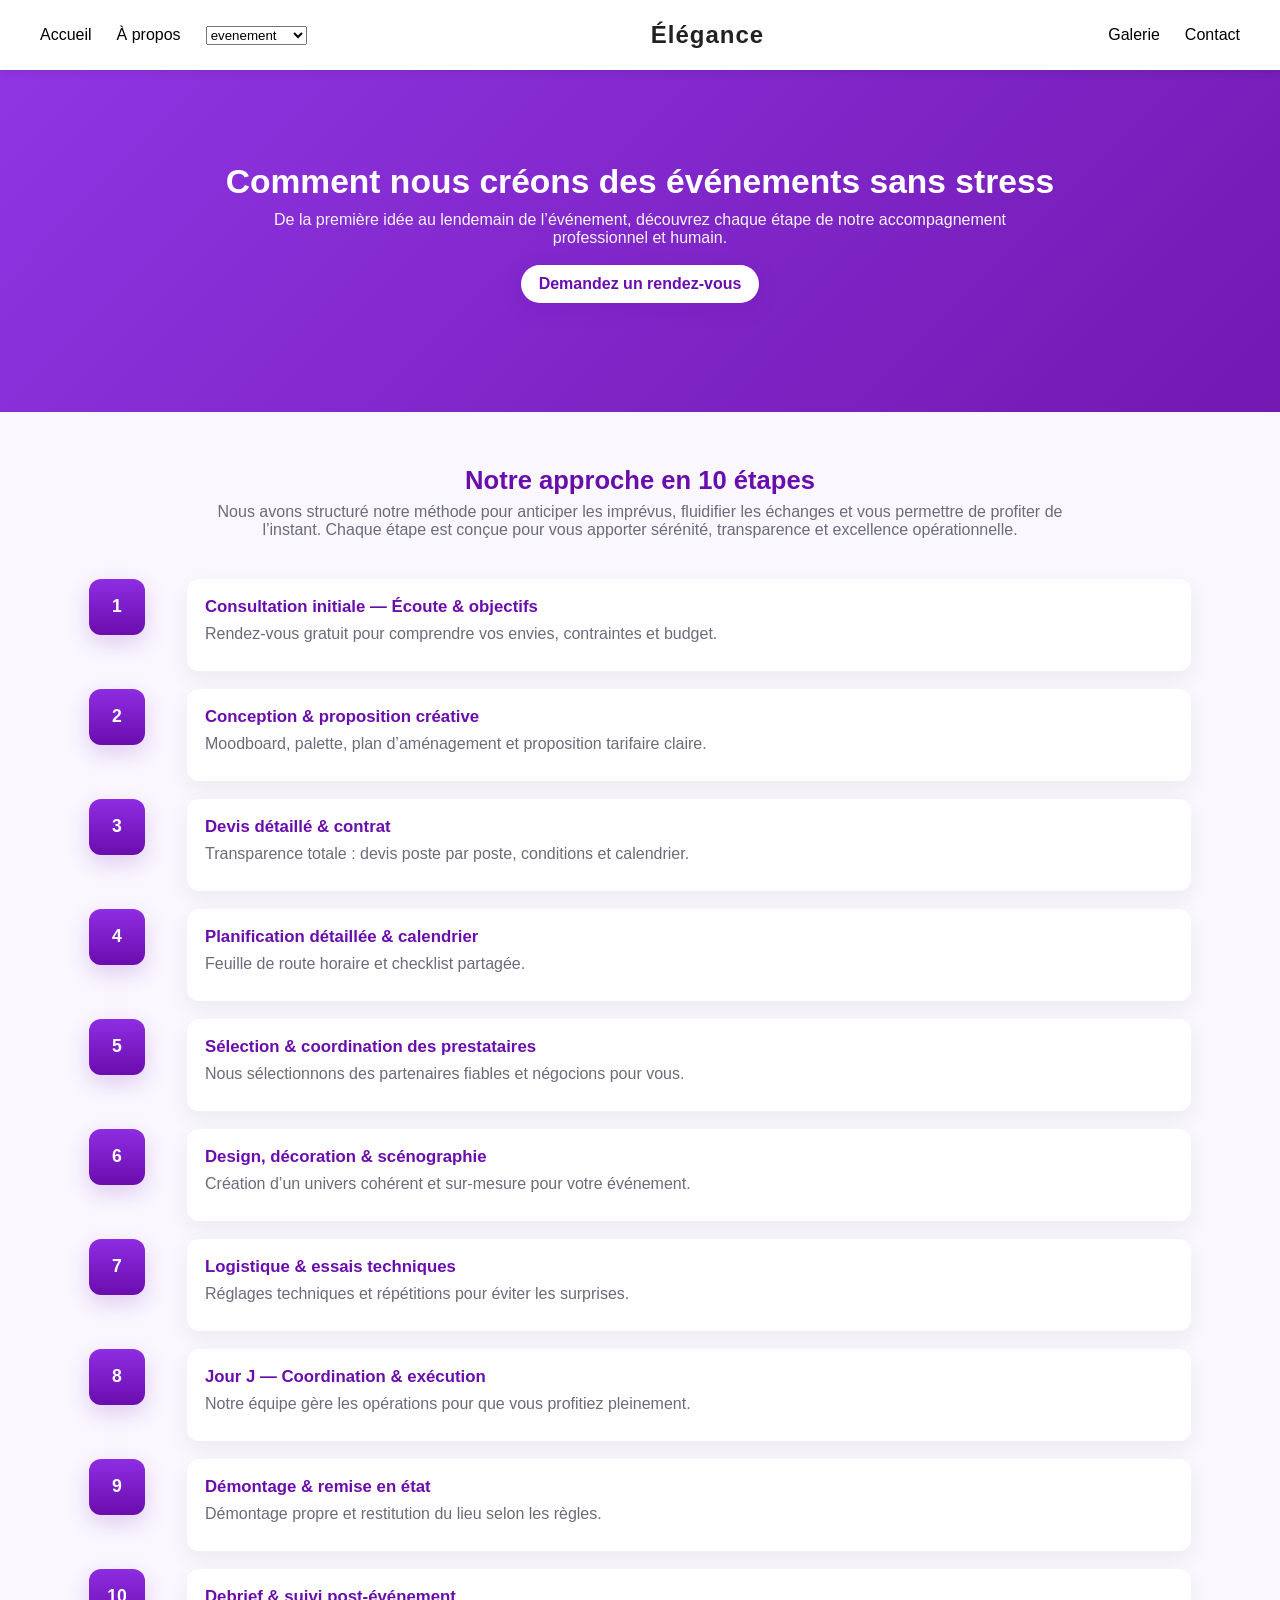
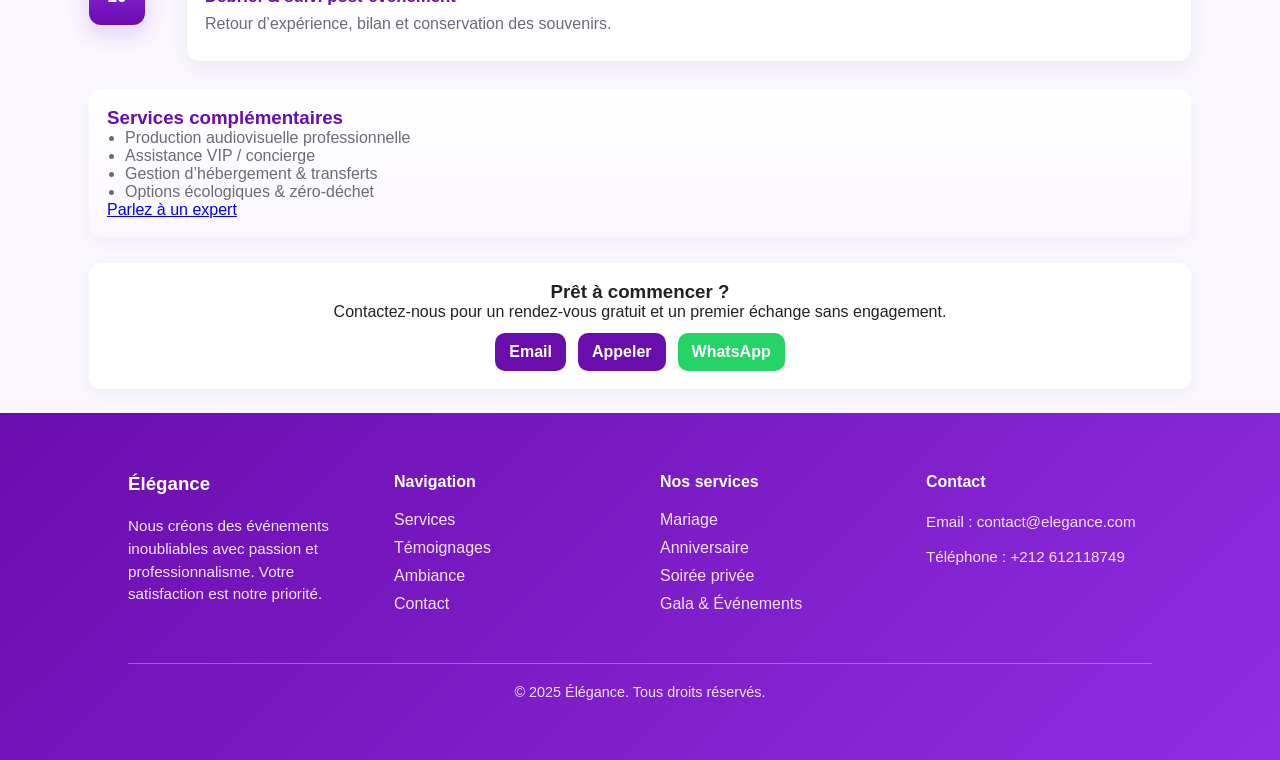
<file: info.html>
<!DOCTYPE html>
<html lang="fr">
<head>
  <meta charset="utf-8" />
  <meta name="viewport" content="width=device-width,initial-scale=1" />
  <title>Notre Processus — Élégance (Accompagnement sans stress)</title>
<link rel="stylesheet" href="style.css">
</head>
<body>
<nav>
    <div class="nav-left" id="nav-on">
      <ul>
        <li><a href="index.html">Accueil</a></li>
        <li><a href="#about">À propos</a></li>
       
          <select name="pets" id="pet-select">
  <option value="aa">evenement</option>
  <option value="Mariage">Mariage</option>
  <option value="Anniversaire">Anniversaire</option>
  <option value="Soirée privée">Soirée privée</option>
  
</select>

       
      </ul>
    </div>

    <div class="logo">Élégance</div>

    <div class="nav-right">
      <ul>
        <li><a href="galerie.html">Galerie</a></li>
       
        <li><a href="contacte.html">Contact</a></li>
      </ul>

      <div class="hamburger" id="hamburger">
        <span></span>
        <span></span>
        <span></span>
      </div>
    </div>
  </nav>

  <div class="mobile-menu" id="mobileMenu">
    <a href="index.html">Accueil</a>
    <a href="#">À propos</a>
    <div class="dropdown" id="mobileDropdown">

         <select name="pets" id="pet-select">
 <a href="index.html"><option value="aa">evenement</option></a>
  <option value="Mariage">Mariage</option>
  <option value="Anniversaire">Anniversaire</option>
  <option value="Soirée privée">Soirée privée</option>
  
</select>
    </div>
    <a href="galerie.html">Galerie</a>
   
    <a href="#">Contact</a>
  </div>
  <header class="site-header">
    <div class="container">
      <h1>Comment nous créons des événements sans stress</h1>
      <p class="lead">
        De la première idée au lendemain de l’événement, découvrez chaque étape de notre accompagnement professionnel et humain.
      </p>
      <a class="cta-btn" href="#contact">Demandez un rendez-vous</a>
    </div>
  </header>

  <main class="container main">
    <!-- Intro / résumé -->
    <section class="intro">
      <h2>Notre approche en 10 étapes</h2>
      <p>
        Nous avons structuré notre méthode pour anticiper les imprévus, fluidifier les échanges et vous permettre de profiter de l’instant.
        Chaque étape est conçue pour vous apporter sérénité, transparence et excellence opérationnelle.
      </p>
    </section>

    <!-- Timeline / étapes -->
    <section class="timeline" aria-label="Étapes d'accompagnement">
      <!-- Timeline item repeated -->
      <article class="step" id="step-1">
        <div class="step-marker">1</div>
        <div class="step-body">
          <h3 class="step-title">Consultation initiale — Écoute & objectifs</h3>
          <p class="step-summary">Rendez-vous gratuit pour comprendre vos envies, contraintes et budget.</p>

          <!-- <button class="toggle-detail" aria-expanded="false" aria-controls="detail-1">Voir le détail</button> -->

          <div class="step-detail" id="detail-1" hidden>
            <ul>
              <li>Entretien (en ligne ou en personne) : objectifs, nombre d’invités, style.</li>
              <li>Recueil des contraintes (date, lieu, accessibilité, budget).</li>
              <li>Proposition d’un brief de travail et premières idées visuelles.</li>
            </ul>
          </div>
        </div>
      </article>

      <article class="step" id="step-2">
        <div class="step-marker">2</div>
        <div class="step-body">
          <h3 class="step-title">Conception & proposition créative</h3>
          <p class="step-summary">Moodboard, palette, plan d’aménagement et proposition tarifaire claire.</p>

          <!-- <button class="toggle-detail" aria-expanded="false" aria-controls="detail-2">Voir le détail</button> -->

          <div class="step-detail" id="detail-2" hidden>
            <ul>
              <li>Création de moodboards (couleurs, éclairages, textures).</li>
              <li>Plan 2D / 3D de la scénographie et disposition des espaces.</li>
              <li>Proposition d’animations et suggestion de prestataires (traiteur, musique).</li>
            </ul>
          </div>
        </div>
      </article>

      <article class="step" id="step-3">
        <div class="step-marker">3</div>
        <div class="step-body">
          <h3 class="step-title">Devis détaillé & contrat</h3>
          <p class="step-summary">Transparence totale : devis poste par poste, conditions et calendrier.</p>

          <!-- <button class="toggle-detail" aria-expanded="false" aria-controls="detail-3">Voir le détail</button> -->

          <div class="step-detail" id="detail-3" hidden>
            <ul>
              <li>Devis clair, sans frais cachés, options présentées séparément.</li>
              <li>Conditions de paiement, délais et clauses (assurance, annulation).</li>
              <li>Signature numérique du contrat et planning de versements si nécessaire.</li>
            </ul>
          </div>
        </div>
      </article>

      <article class="step" id="step-4">
        <div class="step-marker">4</div>
        <div class="step-body">
          <h3 class="step-title">Planification détaillée & calendrier</h3>
          <p class="step-summary">Feuille de route horaire et checklist partagée.</p>

          <!-- <button class="toggle-detail" aria-expanded="false" aria-controls="detail-4">Voir le détail</button> -->

          <div class="step-detail" id="detail-4" hidden>
            <ul>
              <li>Plan horaire (du montage au démontage).</li>
              <li>Checklists pour chaque prestataire et point de contact (référent logistique).</li>
              <li>Partage d’un agenda collaboratif (Google/Drive) pour suivre les tâches.</li>
            </ul>
          </div>
        </div>
      </article>

      <article class="step" id="step-5">
        <div class="step-marker">5</div>
        <div class="step-body">
          <h3 class="step-title">Sélection & coordination des prestataires</h3>
          <p class="step-summary">Nous sélectionnons des partenaires fiables et négocions pour vous.</p>

          <!-- <button class="toggle-detail" aria-expanded="false" aria-controls="detail-5">Voir le détail</button> -->

          <div class="step-detail" id="detail-5" hidden>
            <ul>
              <li>Sourcing : traiteurs, photographes, DJ, location mobilier, fleuristes.</li>
              <li>Négociation des tarifs et vérification des assurances / références.</li>
              <li>Coordination contractuelle et calendrier de livraisons.</li>
            </ul>
          </div>
        </div>
      </article>

      <article class="step" id="step-6">
        <div class="step-marker">6</div>
        <div class="step-body">
          <h3 class="step-title">Design, décoration & scénographie</h3>
          <p class="step-summary">Création d’un univers cohérent et sur-mesure pour votre événement.</p>

          <!-- <button class="toggle-detail" aria-expanded="false" aria-controls="detail-6">Voir le détail</button> -->

          <div class="step-detail" id="detail-6" hidden>
            <ul>
              <li>Conception florale, choix textiles et luminaires.</li>
              <li>Prototypage et tests (échantillons, maquettes).</li>
              <li>Plan de montage et fiches techniques pour l’équipe sur place.</li>
            </ul>
          </div>
        </div>
      </article>

      <article class="step" id="step-7">
        <div class="step-marker">7</div>
        <div class="step-body">
          <h3 class="step-title">Logistique & essais techniques</h3>
          <p class="step-summary">Réglages techniques et répétitions pour éviter les surprises.</p>

          <!-- <button class="toggle-detail" aria-expanded="false" aria-controls="detail-7">Voir le détail</button> -->

          <div class="step-detail" id="detail-7" hidden>
            <ul>
              <li>Tests son, éclairage, vidéo et connectivité.</li>
              <li>Répétitions générales si besoin (présentateurs, artistes).</li>
              <li>Plan de secours (météo, panne, plan B).</li>
            </ul>
          </div>
        </div>
      </article>

      <article class="step" id="step-8">
        <div class="step-marker">8</div>
        <div class="step-body">
          <h3 class="step-title">Jour J — Coordination & exécution</h3>
          <p class="step-summary">Notre équipe gère les opérations pour que vous profitiez pleinement.</p>

          <!-- <button class="toggle-detail" aria-expanded="false" aria-controls="detail-8">Voir le détail</button> -->

          <div class="step-detail" id="detail-8" hidden>
            <ul>
              <li>Supervision du montage, vérification des détails, accueil des prestataires.</li>
              <li>Pilotage en temps réel : réajustements et prise de décision rapide.</li>
              <li>Gestion des imprévus sans vous déranger.</li>
            </ul>
          </div>
        </div>
      </article>

      <article class="step" id="step-9">
        <div class="step-marker">9</div>
        <div class="step-body">
          <h3 class="step-title">Démontage & remise en état</h3>
          <p class="step-summary">Démontage propre et restitution du lieu selon les règles.</p>

          <!-- <button class="toggle-detail" aria-expanded="false" aria-controls="detail-9">Voir le détail</button> -->

          <div class="step-detail" id="detail-9" hidden>
            <ul>
              <li>Coordination du démontage avec les prestataires.</li>
              <li>Contrôle de l’état du lieu et gestion des retours de matériel.</li>
              <li>Réception des factures finales et reporting financier.</li>
            </ul>
          </div>
        </div>
      </article>

      <article class="step" id="step-10">
        <div class="step-marker">10</div>
        <div class="step-body">
          <h3 class="step-title">Debrief & suivi post-événement</h3>
          <p class="step-summary">Retour d’expérience, bilan et conservation des souvenirs.</p>

          <!-- <button class="toggle-detail" aria-expanded="false" aria-controls="detail-10">Voir le détail</button> -->

          <div class="step-detail" id="detail-10" hidden>
            <ul>
              <li>Envoi d’un rapport complet & des photos/vidéos.</li>
              <li>Feedback client et amélioration continue.</li>
              <li>Options de stockage et réutilisation (fournisseurs, designs).</li>
            </ul>
          </div>
        </div>
      </article>
    </section>

    <!-- Extras / services complémentaires -->
    <aside class="extras">
      <h3>Services complémentaires</h3>
      <ul>
        <li>Production audiovisuelle professionnelle</li>
        <li>Assistance VIP / concierge</li>
        <li>Gestion d’hébergement & transferts</li>
        <li>Options écologiques & zéro-déchet</li>
      </ul>
      <a class="secondary-cta" href="#contact">Parlez à un expert</a>
    </aside>

    <!-- Contact rapide -->
    <section id="contact" class="contact-compact">
      <h3>Prêt à commencer ?</h3>
      <p>Contactez-nous pour un rendez-vous gratuit et un premier échange sans engagement.</p>
      <div class="contact-actions">
        <a href="mailto:contact@elegance.com" class="contact-btn">Email</a>
        <a href="tel:+212600000000" class="contact-btn">Appeler</a>
        <a href="https://wa.me/212600000000" target="_blank" rel="noopener" class="contact-btn whatsapp">WhatsApp</a>
      </div>
    </section>
  </main>

    <!-- footer -->
 <footer class="footer">
  <div class="footer-container">
    
    <!-- À propos -->
    <div class="footer-column">
      <h3>Élégance</h3>
      <p>Nous créons des événements inoubliables avec passion et professionnalisme. Votre satisfaction est notre priorité.</p>
    </div>

    <!-- Navigation -->
    <div class="footer-column">
      <h4>Navigation</h4>
      <ul>
        <li><a href="#services">Services</a></li>
        <li><a href="#temoignages">Témoignages</a></li>
        <li><a href="#ambiance">Ambiance</a></li>
        <li><a href="#contact">Contact</a></li>
      </ul>
    </div>

    <!-- Services -->
    <div class="footer-column">
      <h4>Nos services</h4>
      <ul>
        <li><a href="#">Mariage</a></li>
        <li><a href="#">Anniversaire</a></li>
        <li><a href="#">Soirée privée</a></li>
        <li><a href="#">Gala & Événements</a></li>
      </ul>
    </div>

    <!-- Contact & Réseaux -->
    <div class="footer-column">
      <h4>Contact</h4>
      <p>Email : contact@elegance.com</p>
      <p>Téléphone : +212 612118749</p>
    
    </div>

  </div>

  <div class="footer-bottom">
    <p>&copy; 2025 Élégance. Tous droits réservés.</p>
  </div>
</footer>

  <script src="script.js"></script>
</body>
</html>
</file>
<file: style.css>
* {
  margin: 0;
  padding: 0;
  box-sizing: border-box;
  font-family: "Poppins", sans-serif;

}
html{
  scroll-behavior: smooth;
}
body {
  background-color: #f7f7f7;
}

/* ===== NAVBAR PRINCIPALE ===== */
nav {
  width: 100%;
  height: 70px;
  background: #fff;
  display: flex;
  align-items: center;
  justify-content: space-between;
  padding: 0 40px;
  position: fixed;
  top: 0;
  left: 0;
  z-index: 100;
  box-shadow: 0 2px 8px rgba(0,0,0,0.1);
}

.nav-left, .nav-right {
  display: flex;
  align-items: center;
  gap: 25px;
}

.logo {
  font-size: 24px;
  font-weight: 700;
  color: #222;
  letter-spacing: 1px;
}

nav ul {
  list-style: none;
  display: flex;
  gap: 25px;
}

nav ul li {
  position: relative;
}

nav ul li a {
  text-decoration: none;
  color: black;
  font-size: 16px;
  transition: 0.3s;
  
}
nav ul li a{
    position: relative;
    width: 100px;
    height: 3px;
  

}
nav ul li a::before{
  content: "";
  position: absolute;
  width: 0%;
  height: 2px;
  bottom: -3px;
  left: 0;
  background-color: blueviolet;
  transition: .5s ease-in-out;
 }
nav ul li a:hover:before{
width: 100%;
 }

nav ul li a:hover {
  color: purple;
}

/* ====== Sous-menu ====== */
/* .dropdown {
  position: relative;
  cursor: pointer;
} */

/* .dropdown ul {
  position: absolute;
  top: 40px;
  left: 0;
  background: #fff;
  box-shadow: 0 2px 8px rgba(0,0,0,0.1);
  padding: 10px 0;
  display: none;
  flex-direction: column;
  min-width: 180px;
  border-radius: 8px;
} */

/* .dropdown:hover ul {
  display: flex;
}

.dropdown ul li {
  padding: 8px 20px;
}

.dropdown ul li a {
  color: #333;
}

.dropdown ul li a:hover {
  color: #b28c53;
} */

/* .arrow {
  margin-left: 6px;
  font-size: 12px;
} */

/* ===== MENU HAMBURGER ===== */
.hamburger {
  display: none;
  flex-direction: column;
  justify-content: center;
  cursor: pointer;
  gap: 5px;
}

.hamburger span {
  width: 25px;
  height: 3px;
  background: #333;
  transition: 0.3s;
}

/* ===== MENU MOBILE ===== */

/* 
.mobile-menu .dropdown ul {
  display: none;
  flex-direction: column;
  box-shadow: none;
  position: static;
  background: transparent;
  padding-left: 15px;
}

.mobile-menu .dropdown.active ul {
  display: flex;
} */

/* ===== Responsive ===== */
@media (max-width: 900px) {
  .nav-left ul,
  .nav-right ul {
    display: none;
  }

  .hamburger {
    display: flex;
  }

  .logo {
    position: absolute;
    left: 50%;
    transform: translateX(-50%);
  }
  .mobile-menu {
  position: fixed;
  top: 0;
  left: -100%;
  width: 50%;
  height: 100vh;
  background: #fff;
  box-shadow: 2px 0 10px rgba(0,0,0,0.1);
  transition: left 0.4s ease;
  padding: 80px 20px;
  display: flex;
  flex-direction: column;
  gap: 30px;
  z-index: 99;
}

.mobile-menu.active {
  left: 0;
}

 .mobile-menu a {
  color: #333;
  font-size: 18px;
  text-decoration: none;
  padding: 10px 0;
   position: relative;
    width: 100px;
    height: 3px;
  /* border-bottom: 1px solid #eee; */
}
.mobile-menu a::before{
  content: "";
  position: absolute;
  width: 0%;
  height: 2px;
  bottom: -13px;
  left: 0;
  background-color: blueviolet;
  transition: .5s ease-in-out;
 }
  .mobile-menu a:hover:before{
width: 100%;
 }
}
option{
    border: none;
}


/* section2 */
body {
  overflow-x: hidden;
}

/* === SECTION HERO === */
.hero {
  position: relative;
  width: 100%;
  height: 100vh;
  background: url("https://images.unsplash.com/photo-1529626455594-4ff0802cfb7e?auto=format&fit=crop&w=1500&q=80") no-repeat center center/cover;
  display: flex;
  align-items: center;
  justify-content: center;
  text-align: center;
  color: #fff;
  opacity: 0.9;
}

.overlay {
  position: absolute;
  width: 100%;
  height: 100%;
  background: rgba(0, 0, 0, 0.55);
  top: 0;
  left: 0;
}

.hero-content {
  position: relative;
  max-width: 700px;
  z-index: 2;
  padding: 20px;
}

.hero-content h1 {
  font-size: 3rem;
  margin-bottom: 20px;
  font-weight: 700;
}

.hero-content p {
  font-size: 1.2rem;
  margin-bottom: 30px;
  line-height: 1.6;
}

/* === BOUTONS === */
.buttons {
  display: flex;
  justify-content: center;
  flex-wrap: wrap;
  gap: 15px;
}

.btn {
  padding: 12px 28px;
  border-radius: 50px;
  text-decoration: none;
  font-weight: 600;
  transition: all 0.3s ease;
}

.btn-primary {
  background: purple;
  color: #fff;
}

.btn-primary:hover {
  background: #fff;
  color: purple;
}

.btn-secondary {
  border: 2px solid #fff;
  color: #fff;
}

.btn-secondary:hover {
  background: #fff;
  color: #333;
}

/* === RESPONSIVE DESIGN === */
@media (max-width: 768px) {
  .hero-content h1 {
    font-size: 2.2rem;
  }

  .hero-content p {
    font-size: 1rem;
  }

  .btn {
    width: 80%;
    text-align: center;
  }
}

@media (max-width: 480px) {
  .hero-content h1 {
    font-size: 1.8rem;
  }

  .hero-content p {
    font-size: 0.95rem;
  }
}

/* section 3 */
/* ===== SECTION ABOUT ===== */
.about-section {
  width: 100%;
  background: #fff;
  padding: 100px 8%;
  display: flex;
  justify-content: center;
}

.about-content {
  display: flex;
  align-items: center;
  justify-content: space-between;
  gap: 50px;
  max-width: 1200px;
  flex-wrap: wrap;
}

/* === Texte à gauche === */
.about-content .text {
  flex: 1;
  min-width: 320px;
}

.about-content .text h2 {
  font-size: 2.3rem;
  color: #222;
  margin-bottom: 20px;
}

.about-content .text p {
  font-size: 1.1rem;
  color: #555;
  line-height: 1.7;
  margin-bottom: 25px;
}

/* === Bouton === */
.about-content .btn {
  padding: 12px 28px;
  border-radius: 50px;
  text-decoration: none;
  font-weight: 600;
  transition: all 0.3s ease;
  background: purple;
  color: #fff;
}

.about-content .btn:hover {
  color: purple;
  background: #fff;
  border: 1px solid purple;
}

/* === Images à droite === */
.images {
  flex: 1;
  display: flex;
  justify-content: center;
  align-items: center;
  gap: 20px;
  flex-wrap: wrap;
 
}

.img-card {
  text-align: center;
  transition: transform 0.3s ease;

}
.img-card img{
    transform: rotate(10deg);
}

.img-card:hover {
  transform: rotate(-10deg);
 
 
}

.img-card img {
  width: 180px;
  height: 180px;
  object-fit: cover;
  border-radius: 15px;
  box-shadow: 0 4px 10px rgba(0,0,0,0.1);
}

.img-card p {
  margin-top: 10px;
  font-weight: 600;
  color: #333;
}

/* ===== Responsive ===== */
@media (max-width: 992px) {
  .about-content {
    flex-direction: column;
    text-align: center;
  }

  .images {
    justify-content: center;
  }

  .img-card img {
    width: 160px;
    height: 160px;
  }

  .about-content .text h2 {
    font-size: 2rem;
  }
}

@media (max-width: 600px) {
  .about-section {
    padding: 70px 5%;
  }

  .about-content .text p {
    font-size: 1rem;
  }

  .img-card img {
    width: 140px;
    height: 140px;
  }
}


/* fenetre de section 3 */
/* ====== LIGHTBOX (Agrandissement d'image) ====== */
.lightbox {
  position: fixed;
  top: 0;
  left: 0;
  width: 100%;
  height: 100%;
  background: rgba(0, 0, 0, 0.8);
  display: none; /* caché par défaut */
  align-items: center;
  justify-content: center;
  z-index: 200;
  flex-direction: column;
  padding: 20px;
}

.lightbox.active {
  display: flex;
}

.lightbox-img {
  max-width: 90%;
  max-height: 80vh;
  border-radius: 10px;
  box-shadow: 0 0 20px rgba(255, 255, 255, 0.2);
  object-fit: cover;
}

.close-btn {
  position: absolute;
  top: 30px;
  right: 40px;
  color: black;
  font-size: 40px;
  cursor: pointer;
  /* transition: color 0.3s; */
  border-radius: 50%;
  padding: 10px;
  border: none;
}

.close-btn:hover {
  color: #fff;
  background-color: purple;
}

/* ===== Responsive ===== */
@media (max-width: 768px) {
  .lightbox-img {
    max-width: 95%;
    max-height: 70vh;
  }

  .close-btn {
    top: 20px;
    right: 25px;
    font-size: 32px;
    border: none;
    color: black;
    border-radius: 50%;
    padding: 10px;
  }
  .close-btn:hover {
  color: #fff;
  background-color: purple;
}
}

@media (max-width: 480px) {
  .lightbox-img {
    max-width: 100%;
    max-height: 65vh;
  }
}


/* section for sercices css  */
/* ======= Section Services ======= */
.services {
  padding: 80px 10%;
  background: #faf8f6;
  text-align: center;
}

.section-title {
  font-size: 2.4rem;
  font-weight: 700;
  color: #222;
  margin-bottom: 10px;
  position: relative;
}

.section-title::after {
  content: "";
  display: block;
  width: 80px;
  height: 4px;
  background: purple;
  margin: 10px auto;
  border-radius: 2px;
}

.section-subtitle {
  color: #555;
  font-size: 1.1rem;
  margin-bottom: 50px;
}

/* Grid Layout */
.services-grid {
  display: grid;
  grid-template-columns: repeat(auto-fit, minmax(290px, 1fr));
  gap: 30px;
}

/* Service Card */
.service-card {
  background: #fff;
  border-radius: 14px;
  box-shadow: 0 8px 22px rgba(0,0,0,0.08);
  overflow: hidden;
  transition: transform 0.3s ease, box-shadow 0.3s ease;
}

.service-card:hover {
  transform: translateY(-8px);
  box-shadow: 0 14px 35px rgba(0,0,0,0.15);
}

.service-card img {
  width: 100%;
  height: 220px;
  object-fit: cover;
}

.service-info {
  padding: 20px;
}

.service-info h3 {
  font-size: 1.3rem;
  color: #222;
  margin-bottom: 10px;
  text-transform: capitalize;
}

.service-info p {
  color: #666;
  font-size: 0.95rem;
  line-height: 1.5;
  margin-bottom: 16px;
  border-left: 4px solid purple;
  padding-left: 10px;
}

.btn-more {
  text-decoration: none;
  color: purple;
  font-weight: 600;
  display: inline-flex;
  align-items: center;
  transition: 0.3s;
}

.btn-more span {
  margin-left: 6px;
  transition: transform 0.3s ease;
}

.btn-more:hover {
  color:purple;
}

.btn-more:hover span {
  transform: translateX(4px);
}

/* ===== Responsive ===== */
@media (max-width: 768px) {
  .section-title {
    font-size: 2rem;
  }
  .services {
    padding: 60px 6%;
  }
}

@media (max-width: 480px) {
  .service-info h3 {
    font-size: 1.1rem;
  }
  .service-info p {
    font-size: 0.9rem;
  }
}


/* sec 4*/

/* ===== Témoignages ===== */
.testimonials {
  padding: 90px 10%;
  background: #fff;
  text-align: center;
}

.testimonials-container {
  display: grid;
  grid-template-columns: repeat(auto-fit, minmax(300px, 1fr));
  gap: 30px;
  margin-top: 50px;
}

.testimonial-card {
  background: #faf8f6;
  border-radius: 14px;
  padding: 30px 25px;
  box-shadow: 0 8px 25px rgba(0,0,0,0.08);
  transition: transform 0.3s ease, box-shadow 0.3s ease;
}

.testimonial-card:hover {
  transform: translateY(-8px);
  box-shadow: 0 12px 35px rgba(0,0,0,0.15);
}

.testimonial-text {
  font-style: italic;
  color: #444;
  margin-bottom: 25px;
  line-height: 1.6;
  position: relative;
}

.testimonial-text::before {
  content: "“";
  font-size: 3rem;
  color: #d1a765;
  position: absolute;
  top: -25px;
  left: 0;
}

.client-info {
  display: flex;
  align-items: center;
  justify-content: center;
  gap: 12px;
}

.client-info img {
  width: 55px;
  height: 55px;
  border-radius: 50%;
  object-fit: cover;
  border: 3px solid #d1a765;
}

.client-info h4 {
  font-size: 1.1rem;
  margin-bottom: 4px;
  color: #222;
}

.client-info span {
  font-size: 0.9rem;
  color: #666;
}

/* Responsive */
@media (max-width: 768px) {
  .testimonials {
    padding: 70px 6%;
  }
}


/* footer */

/* ===== FOOTER ===== */
.footer {
  background: linear-gradient(135deg, #6a0dad, #8e2de2);
  color: #fff;
  padding: 60px 10%;
  font-family: 'Poppins', sans-serif;
}

.footer a {
  color: #f1e3ff;
  text-decoration: none;
  transition: color 0.3s;
}

.footer a:hover {
  color: #ffd1ff;
}

.footer-container {
  display: flex;
  flex-wrap: wrap;
  gap: 40px;
  justify-content: space-between;
}

.footer-column {
  flex: 1;
  min-width: 220px;
}

.footer-column h3, .footer-column h4 {
  margin-bottom: 20px;
  font-weight: 600;
  color: #fff;
}

.footer-column p {
  margin-bottom: 12px;
  color: #f1e3ff;
  font-size: 0.95rem;
  line-height: 1.5;
}

.footer-column ul {
  list-style: none;
  padding: 0;
}

.footer-column ul li {
  margin-bottom: 10px;
}

.social-icons {
  display: flex;
  gap: 12px;
  margin-top: 10px;
}

.social-icons img {
  width: 28px;
  height: 28px;
  filter: brightness(0) invert(1);
  transition: transform 0.3s;
}

.social-icons img:hover {
  transform: scale(1.2);
}

.footer-bottom {
  text-align: center;
  margin-top: 40px;
  border-top: 1px solid rgba(255,255,255,0.3);
  padding-top: 20px;
  font-size: 0.9rem;
  color: #f1e3ff;
}

/* ===== Responsive ===== */
@media (max-width: 992px) {
  .footer-container {
    flex-direction: column;
    gap: 30px;
  }
}

@media (max-width: 480px) {
  .footer {
    padding: 40px 5%;
  }

  .social-icons img {
    width: 24px;
    height: 24px;
  }
}

/* section galerie  */

/* ===== STYLE GÉNÉRAL ===== */
body {
  margin: 0;
  font-family: 'Poppins', sans-serif;
  background: #f9f7ff;
  color: #333;
}

/* ===== HEADER ===== */
.galerie-header {
  background: url('header-event.jpg') center/cover no-repeat;
  height: 60vh;
  position: relative;
  display: flex;
  justify-content: center;
  align-items: center;
}

.overlay-header {
  background: rgba(106, 13, 173, 0.6);
  color: #fff;
  text-align: center;
  padding: 40px;
  border-radius: 10px;
}

.overlay-header h1 {
  font-size: 2.5rem;
  margin-bottom: 10px;
}

.overlay-header p {
  font-size: 1.1rem;
}

/* ===== FILTRES ===== */
.filtre-section {
  text-align: center;
  margin: 40px 0 20px;
}

.filtre-btn {
  background: #6a0dad;
  border: none;
  color: #fff;
  padding: 10px 18px;
  margin: 5px;
  border-radius: 25px;
  cursor: pointer;
  transition: 0.3s;
  font-size: 0.95rem;
}

.filtre-btn:hover,
.filtre-btn.active {
  background: #8e2de2;
  transform: scale(1.05);
}

/* ===== GALERIE GRID ===== */
.galerie {
  display: grid;
  grid-template-columns: repeat(auto-fit, minmax(270px, 1fr));
  gap: 20px;
  padding: 20px 10%;
}

.galerie-item {
  position: relative;
  overflow: hidden;
  border-radius: 15px;
  cursor: pointer;
  transition: transform 0.4s ease;
}

.galerie-item img {
  width: 100%;
  height: 100%;
  object-fit: cover;
  transition: transform 0.5s ease;
}

.galerie-item:hover img {
  transform: scale(1.1);
}

/* ===== OVERLAY SURVOL ===== */
.galerie-overlay {
  position: absolute;
  top: 0; left: 0;
  width: 100%; height: 100%;
  background: rgba(106, 13, 173, 0.7);
  color: #fff;
  opacity: 0;
  display: flex;
  flex-direction: column;
  justify-content: center;
  align-items: center;
  transition: opacity 0.4s ease;
  text-align: center;
}

.galerie-item:hover .galerie-overlay {
  opacity: 1;
}

.galerie-overlay h3 {
  font-size: 1.3rem;
  margin-bottom: 5px;
}

/* ===== LIGHTBOX ===== */
.lightbox {
  display: none;
  position: fixed;
  z-index: 9999;
  left: 0; top: 0;
  width: 100%; height: 100%;
  background: rgba(0,0,0,0.9);
  justify-content: center;
  align-items: center;
}

.lightbox-img {
  max-width: 90%;
  max-height: 80vh;
  border-radius: 10px;
  animation: zoomIn 0.5s ease;
}

.close {
  position: absolute;
  top: 20px;
  right: 40px;
  color: #fff;
  font-size: 40px;
  cursor: pointer;
  transition: color 0.3s;
}

.close:hover {
  color: #d0a8ff;
}

/* ===== ANIMATIONS ===== */
@keyframes zoomIn {
  from { transform: scale(0.8); opacity: 0; }
  to { transform: scale(1); opacity: 1; }
}

/* ===== RESPONSIVE ===== */
@media (max-width: 768px) {
  .overlay-header h1 { font-size: 1.8rem; }
  .overlay-header p { font-size: 0.95rem; }
  .galerie { padding: 20px 5%; }
}


/*  contacte css  */
/* ===== STYLE GÉNÉRAL ===== */
body {
  margin: 0;
  font-family: 'Poppins', sans-serif;
  background: #f9f7ff;
  color: #333;
}

/* ===== SECTION CONTACT ===== */
.contact-section {
  padding: 80px 10%;
  background: linear-gradient(135deg, #fff 70%, #f3e1ff 30%);
}

.contact-container {
  display: flex;
  flex-wrap: wrap;
  gap: 50px;
  align-items: flex-start;
}

/* ===== INFO ===== */
.contact-info {
  flex: 1;
  min-width: 280px;
}

.contact-info h2 {
  color: #6a0dad;
  margin-bottom: 20px;
  font-size: 2rem;
}

.contact-info p {
  line-height: 1.6;
  color: #555;
  margin-bottom: 30px;
}

.info-item {
  margin-bottom: 20px;
}

.info-item h4 {
  color: #8e2de2;
  margin-bottom: 5px;
}

/* ===== FORMULAIRE ===== */
.contact-form {
  flex: 1;
  min-width: 300px;
  background: #fff;
  padding: 40px;
  border-radius: 15px;
  box-shadow: 0 4px 20px rgba(0,0,0,0.1);
}

.contact-form h3 {
  color: #6a0dad;
  margin-bottom: 20px;
}

.form-group {
  margin-bottom: 15px;
}

input, textarea {
  width: 100%;
  padding: 12px 15px;
  border: 1px solid #ddd;
  border-radius: 10px;
  font-size: 0.95rem;
  transition: border 0.3s, box-shadow 0.3s;
}

input:focus, textarea:focus {
  border-color: #8e2de2;
  box-shadow: 0 0 8px rgba(142, 45, 226, 0.2);
  outline: none;
}

.btn-envoyer {
  background: linear-gradient(135deg, #6a0dad, #8e2de2);
  color: #fff;
  border: none;
  padding: 12px 25px;
  border-radius: 25px;
  cursor: pointer;
  font-size: 1rem;
  transition: transform 0.3s, box-shadow 0.3s;
}

.btn-envoyer:hover {
  transform: translateY(-2px);
  box-shadow: 0 5px 15px rgba(106,13,173,0.4);
}

/* ===== BOUTON WHATSAPP ===== */
.whatsapp-btn {
  position: fixed;
  bottom: 25px;
  right: 25px;
  background: #25d366;
  border-radius: 50%;
  width: 55px;
  height: 55px;
  display: flex;
  justify-content: center;
  align-items: center;
  box-shadow: 0 4px 15px rgba(0,0,0,0.3);
  transition: transform 0.3s ease;
  z-index: 9999;
}

.whatsapp-btn:hover {
  transform: scale(1.1);
}

.whatsapp-btn img {
  width: 30px;
  height: 30px;
}

/* ===== RESPONSIVE ===== */
@media (max-width: 992px) {
  .contact-section {
    padding: 60px 7%;
  }
  .contact-container {
    flex-direction: column;
  }
}

@media (max-width: 480px) {
  .contact-form {
    padding: 25px;
  }

  .contact-info h2 {
    font-size: 1.6rem;
  }

  .btn-envoyer {
    width: 100%;
  }
}
.logo1 a{
  text-decoration: none;
  list-style: none;
  font-size: 20px;
  color: #fff;
    animation: floatLogo 1.5s ease-in-out infinite;
}
@keyframes floatLogo {
  0% {
    transform: translateY(0);
  }
  50% {
    transform: translateY(-30px); /* monte de 30px */
  }
  100% {
    transform: translateY(0); /* redescend */
  }
}


/* info css */
:root{
  --violet-600: #6a0dad;
  --violet-500: #8e2de2;
  --muted: #6b6b7a;
  --bg: #faf7ff;
  --card: #ffffff;
}

/* ===== Reset / Base ===== */
* { box-sizing: border-box; }
html,body { height: 100%; margin: 0; padding: 0; font-family: "Poppins", system-ui, -apple-system, "Segoe UI", Roboto, "Helvetica Neue", Arial; background: var(--bg); color: #222; -webkit-font-smoothing:antialiased; }
.container { max-width: 1150px; margin: 0 auto; padding: 24px; }

/* ===== Header ===== */
.site-header { background: linear-gradient(135deg, rgba(138,43,226,0.95), rgba(106,13,173,0.95)); color: #fff; padding: 85px 0; text-align: center; }
.site-header h1 { margin: 0 0 10px; font-size: 2.1rem; line-height:1.1; }
.site-header .lead { opacity: 0.95; margin-bottom: 18px; max-width: 820px; margin-left: auto; margin-right: auto; }
.cta-btn { display:inline-block; background: #fff; color: var(--violet-600); padding: 10px 18px; border-radius: 999px; font-weight:600; text-decoration:none; box-shadow: 0 6px 20px rgba(106,13,173,0.18); transition: transform .18s ease; }
.cta-btn:hover { transform: translateY(-4px); }

/* ===== Intro ===== */
.main .intro { text-align: center; padding: 30px 0 10px; }
.main .intro h2 { margin-bottom: 8px; color: var(--violet-600); font-size:1.6rem; }
.main .intro p { color: var(--muted); max-width: 880px; margin:0 auto; }

/* ===== Timeline layout ===== */
.timeline { display: grid; grid-template-columns: 70px 1fr; gap: 18px 28px; align-items: start; margin-top: 30px; }
.step { display: contents; } /* allows marker and body to be grid children */

.step-marker {
  width: 56px; height: 56px; background: linear-gradient(180deg,var(--violet-500),var(--violet-600)); color:#fff;
  display:flex; align-items:center; justify-content:center; border-radius:12px; font-weight:700; font-size:1.1rem;
  box-shadow: 0 8px 22px rgba(106,13,173,0.18);
  transform-origin: center;
}

/* Step body card */
.step-body {
  background: var(--card); padding: 18px; border-radius:12px; box-shadow: 0 8px 22px rgba(0,0,0,0.06);
}

.step-title { margin: 0 0 8px; font-size:1.05rem; color: var(--violet-600); }
.step-summary { margin: 0 0 10px; color: var(--muted); }
.toggle-detail { background: transparent; border: 1px solid rgba(106,13,173,0.12); color: var(--violet-600); padding:8px 12px; border-radius:8px; cursor:pointer; font-weight:600; }
.toggle-detail[aria-expanded="true"] { background: linear-gradient(90deg, rgba(142,45,226,0.12), rgba(106,13,173,0.08)); }

/* detail hidden area */
.step-detail { margin-top:12px; color:#444; }
.step-detail ul { margin:0; padding-left:18px; }

/* ===== Extras aside ===== */
.extras { margin-top:28px; background: linear-gradient(180deg,#fff,#fbf7ff); padding:18px; border-radius:12px; box-shadow: 0 6px 18px rgba(0,0,0,0.04); }
.extras h3 { color: var(--violet-600); margin-top:0; }
.extras ul { padding-left: 18px; color: var(--muted); }

/* ===== Contact compact ===== */
.contact-compact { margin-top:26px; text-align:center; padding:18px; background: #fff; border-radius:12px; box-shadow: 0 6px 18px rgba(0,0,0,0.04); }
.contact-actions { display:flex; gap:12px; justify-content:center; margin-top:12px; flex-wrap:wrap; }
.contact-btn { display:inline-block; padding:10px 14px; border-radius:10px; text-decoration:none; color:#fff; background:var(--violet-600); font-weight:600; }
.contact-btn.whatsapp { background: #25d366; }

/* ===== Footer ===== */
.site-footer { text-align:center; padding:28px 0; color: #6b6b7a; margin-top: 26px; }

/* ===== Small screens ===== */
@media (max-width: 900px) {
  .timeline { grid-template-columns: 56px 1fr; gap:14px 18px; }
  .step-marker { width:48px; height:48px; border-radius:10px; font-size:0.98rem; }
  .site-header { padding: 42px 0; }
  .site-header h1 { font-size:1.6rem; }
  .container { padding: 18px; }
}

/* ===== Very small screens — stacked timeline ===== */
@media (max-width: 560px) {
  .timeline { grid-template-columns: 1fr; gap: 14px; }
  .step-marker { display:inline-flex; margin-bottom:6px; }
  .step { display:block; }
  .step-body { margin-left: 0; }
}

/* ===== small accessibility tweaks ===== */
.toggle-detail:focus { outline: 3px solid rgba(142,45,226,0.18); outline-offset:3px; }

/* ===== subtle animation when opening detail ===== */
.step-detail[open] { animation: fadeInUp .28s ease; }
@keyframes fadeInUp { from { opacity: 0; transform: translateY(6px);} to { opacity:1; transform: translateY(0);} }
</file>
